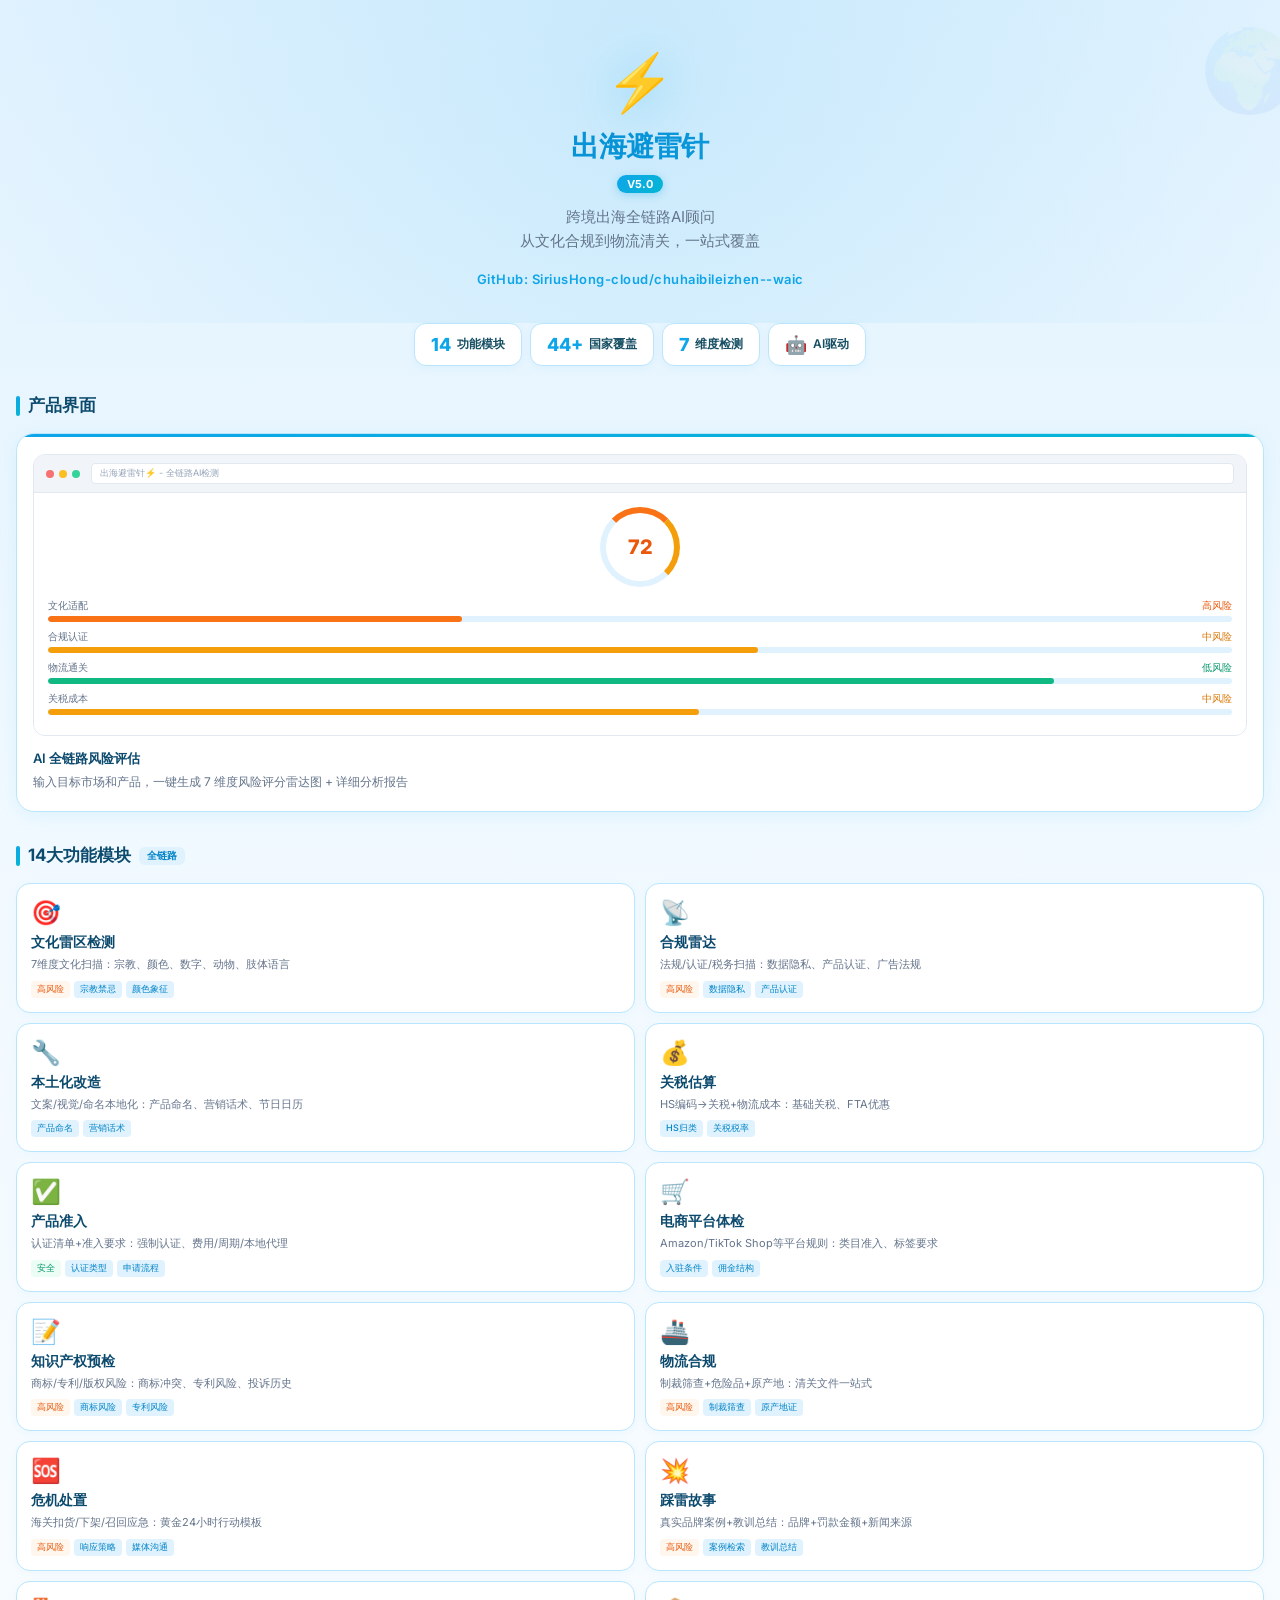
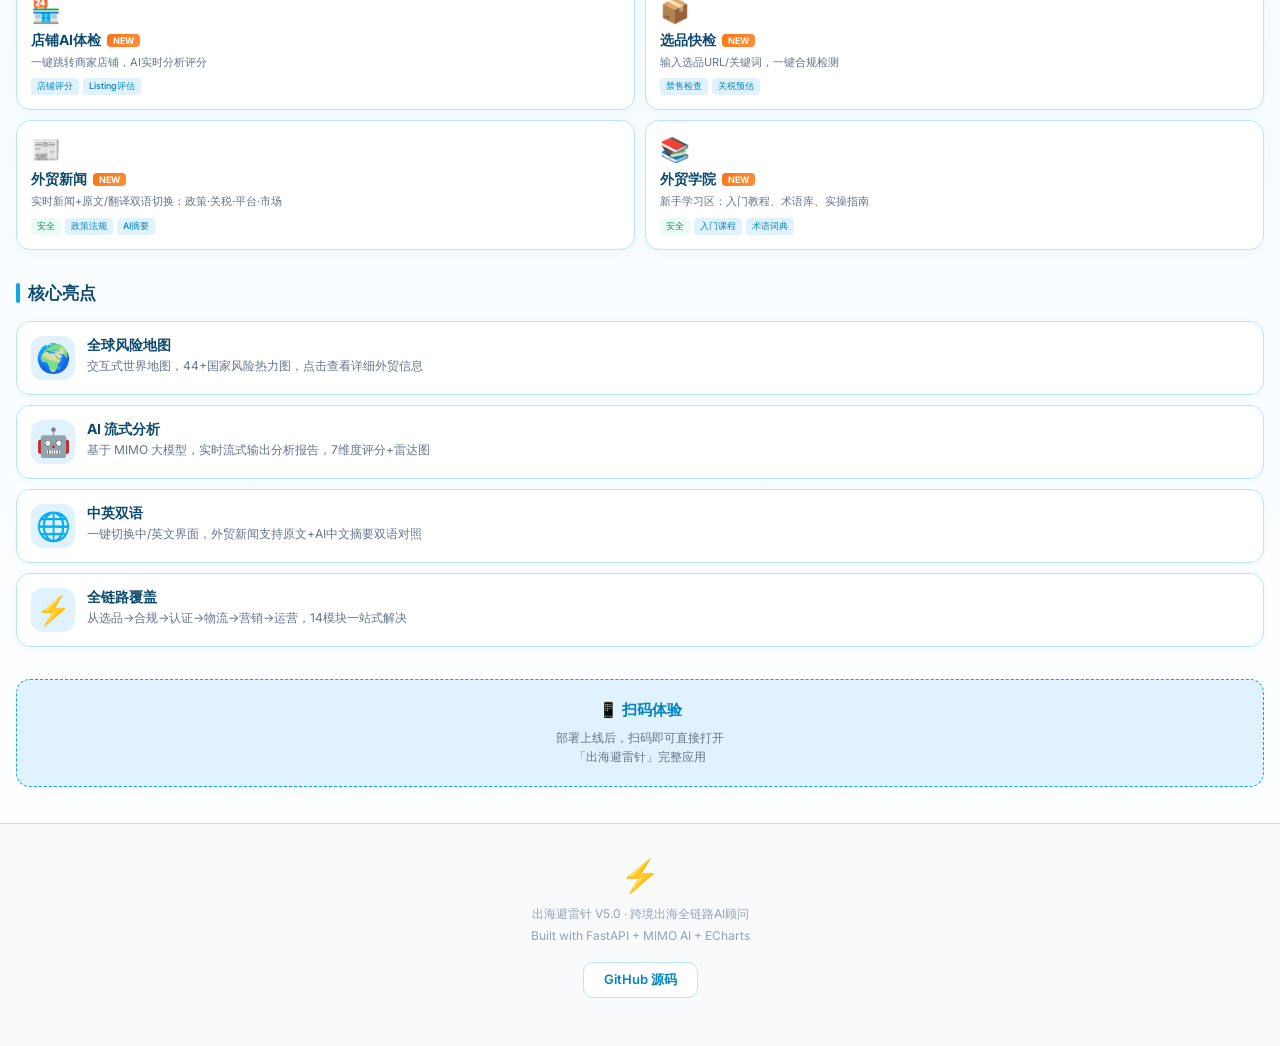
<file: index.html>
<!DOCTYPE html>
<html lang="zh-CN">
<head>
    <meta charset="UTF-8">
    <meta name="viewport" content="width=device-width, initial-scale=1.0, maximum-scale=1.0, user-scalable=no">
    <title>出海避雷针⚡ - 跨境出海全链路AI顾问</title>
    <style>
        @import url('https://fonts.googleapis.com/css2?family=Inter:wght@400;500;600;700;800&display=swap');
        
        * { margin: 0; padding: 0; box-sizing: border-box; }
        
        :root {
            --primary: #0EA5E9;
            --primary-dark: #0284C7;
            --accent: #06B6D4;
            --danger: #F97316;
            --success: #10B981;
            --warning: #F59E0B;
            --bg-light: #F0F9FF;
            --bg-white: #FFFFFF;
            --bg-card: #FFFFFF;
            --bg-soft: #E0F2FE;
            --bg-mute: #F8FAFC;
            --text: #0C4A6E;
            --text-main: #164E63;
            --text-dim: #64748B;
            --text-muted: #94A3B8;
            --border: #BAE6FD;
            --gradient-1: linear-gradient(135deg, #0EA5E9, #06B6D4);
            --gradient-2: linear-gradient(135deg, #38BDF8, #7DD3FC);
            --gradient-3: linear-gradient(135deg, #0284C7, #0EA5E9);
            --gradient-earth: linear-gradient(180deg, #E0F2FE 0%, #F0F9FF 30%, #FFFFFF 100%);
        }
        
        body {
            font-family: 'Inter', -apple-system, BlinkMacSystemFont, 'PingFang SC', 'Microsoft YaHei', sans-serif;
            background: var(--gradient-earth);
            color: var(--text);
            min-height: 100vh;
            overflow-x: hidden;
        }
        
        /* ===== Hero Section ===== */
        .hero {
            position: relative;
            padding: 48px 20px 36px;
            text-align: center;
            overflow: hidden;
        }
        .hero::before {
            content: '';
            position: absolute;
            top: -30%;
            left: -50%;
            width: 200%;
            height: 200%;
            background: radial-gradient(circle at 50% 30%, rgba(14,165,233,0.12) 0%, transparent 50%);
            animation: pulse 8s ease-in-out infinite;
        }
        .hero::after {
            content: '🌍';
            position: absolute;
            top: 20px;
            right: -20px;
            font-size: 80px;
            opacity: 0.06;
            animation: float 6s ease-in-out infinite;
        }
        @keyframes pulse {
            0%, 100% { transform: scale(1); opacity: 0.8; }
            50% { transform: scale(1.1); opacity: 1; }
        }
        @keyframes float {
            0%, 100% { transform: translateY(0) rotate(0deg); }
            50% { transform: translateY(-10px) rotate(5deg); }
        }
        .hero-content { position: relative; z-index: 1; }
        .hero-logo {
            font-size: 56px;
            display: block;
            margin-bottom: 12px;
            filter: drop-shadow(0 4px 20px rgba(14,165,233,0.3));
        }
        .hero-title {
            font-size: 28px;
            font-weight: 800;
            background: var(--gradient-3);
            -webkit-background-clip: text;
            -webkit-text-fill-color: transparent;
            background-clip: text;
            margin-bottom: 6px;
            letter-spacing: -0.5px;
        }
        .hero-version {
            display: inline-block;
            background: var(--gradient-1);
            color: white;
            font-size: 11px;
            font-weight: 700;
            padding: 2px 10px;
            border-radius: 20px;
            margin-bottom: 12px;
            box-shadow: 0 2px 8px rgba(14,165,233,0.3);
        }
        .hero-subtitle {
            font-size: 15px;
            color: var(--text-dim);
            line-height: 1.6;
            max-width: 320px;
            margin: 0 auto;
        }
        .hero-gh-text {
            margin-top: 18px;
            font-size: 13px;
            color: var(--primary);
            font-weight: 600;
            letter-spacing: 0.5px;
        }
        
        /* ===== Stats Bar ===== */
        .stats-bar {
            display: flex;
            justify-content: center;
            gap: 8px;
            padding: 0 16px 28px;
            flex-wrap: wrap;
        }
        .stat-chip {
            background: var(--bg-white);
            border: 1px solid var(--border);
            border-radius: 12px;
            padding: 10px 16px;
            font-size: 12px;
            font-weight: 600;
            display: flex;
            align-items: center;
            gap: 6px;
            color: var(--text-main);
            box-shadow: 0 2px 8px rgba(14,165,233,0.06);
        }
        .stat-chip .num {
            color: var(--primary);
            font-size: 18px;
            font-weight: 800;
        }
        
        /* ===== Section ===== */
        .section {
            padding: 0 16px 32px;
        }
        .section-header {
            display: flex;
            align-items: center;
            gap: 8px;
            margin-bottom: 16px;
        }
        .section-header .dot {
            width: 4px;
            height: 20px;
            border-radius: 2px;
            background: var(--gradient-1);
        }
        .section-header h2 {
            font-size: 17px;
            font-weight: 700;
            color: var(--text);
        }
        .section-header .badge {
            font-size: 10px;
            background: var(--bg-soft);
            color: var(--primary-dark);
            padding: 2px 8px;
            border-radius: 6px;
            font-weight: 600;
        }
        
        /* ===== Module Cards ===== */
        .modules-grid {
            display: grid;
            grid-template-columns: 1fr 1fr;
            gap: 10px;
        }
        .module-card {
            background: var(--bg-card);
            border: 1px solid var(--border);
            border-radius: 14px;
            padding: 14px;
            transition: transform 0.2s, box-shadow 0.2s;
            box-shadow: 0 2px 8px rgba(14,165,233,0.04);
        }
        .module-card:hover {
            transform: translateY(-2px);
            box-shadow: 0 4px 16px rgba(14,165,233,0.12);
        }
        .module-card.full-width {
            grid-column: 1 / -1;
        }
        .module-icon {
            font-size: 24px;
            margin-bottom: 6px;
            display: block;
        }
        .module-name {
            font-size: 14px;
            font-weight: 700;
            margin-bottom: 4px;
            display: flex;
            align-items: center;
            gap: 6px;
            color: var(--text);
        }
        .module-name .new-tag {
            font-size: 9px;
            background: linear-gradient(135deg, #F97316, #FB923C);
            color: white;
            padding: 1px 6px;
            border-radius: 4px;
            font-weight: 700;
        }
        .module-desc {
            font-size: 11px;
            color: var(--text-dim);
            line-height: 1.5;
        }
        .module-tags {
            display: flex;
            flex-wrap: wrap;
            gap: 4px;
            margin-top: 8px;
        }
        .module-tags span {
            font-size: 9px;
            background: var(--bg-soft);
            color: var(--primary-dark);
            padding: 2px 6px;
            border-radius: 4px;
            font-weight: 500;
        }
        .module-tags span.risk-high {
            background: #FFF7ED;
            color: #EA580C;
        }
        .module-tags span.risk-safe {
            background: #ECFDF5;
            color: #059669;
        }
        
        /* ===== UI Preview ===== */
        .ui-preview {
            background: var(--bg-card);
            border: 1px solid var(--border);
            border-radius: 18px;
            padding: 20px 16px;
            position: relative;
            overflow: hidden;
            box-shadow: 0 4px 20px rgba(14,165,233,0.08);
        }
        .ui-preview::before {
            content: '';
            position: absolute;
            top: 0; left: 0; right: 0;
            height: 3px;
            background: var(--gradient-1);
        }
        .mock-browser {
            background: #F8FAFC;
            border: 1px solid #E2E8F0;
            border-radius: 12px;
            overflow: hidden;
            margin-bottom: 14px;
        }
        .mock-browser-bar {
            display: flex;
            align-items: center;
            gap: 5px;
            padding: 8px 12px;
            background: #F1F5F9;
            border-bottom: 1px solid #E2E8F0;
        }
        .mock-dot {
            width: 8px; height: 8px; border-radius: 50%;
        }
        .mock-dot.r { background: #F87171; }
        .mock-dot.y { background: #FBBF24; }
        .mock-dot.g { background: #34D399; }
        .mock-url {
            flex: 1;
            background: #FFFFFF;
            border-radius: 4px;
            padding: 3px 8px;
            font-size: 9px;
            color: var(--text-muted);
            margin-left: 6px;
            border: 1px solid #E2E8F0;
        }
        .mock-content {
            padding: 14px;
            background: #FFFFFF;
        }
        .mock-score-ring {
            width: 80px; height: 80px;
            border-radius: 50%;
            border: 6px solid #E0F2FE;
            border-top-color: #F97316;
            border-right-color: #F59E0B;
            display: flex;
            align-items: center;
            justify-content: center;
            font-size: 20px;
            font-weight: 800;
            color: #EA580C;
            margin: 0 auto 12px;
        }
        .mock-bar {
            height: 6px;
            border-radius: 3px;
            background: #E0F2FE;
            margin-bottom: 6px;
            overflow: hidden;
        }
        .mock-bar-fill {
            height: 100%;
            border-radius: 3px;
        }
        .preview-label {
            font-size: 13px;
            font-weight: 600;
            color: var(--text);
            margin-bottom: 4px;
        }
        .preview-desc {
            font-size: 12px;
            color: var(--text-dim);
            line-height: 1.6;
        }
        
        /* ===== Features ===== */
        .feature-list {
            display: flex;
            flex-direction: column;
            gap: 10px;
        }
        .feature-item {
            display: flex;
            align-items: flex-start;
            gap: 12px;
            background: var(--bg-card);
            border: 1px solid var(--border);
            border-radius: 14px;
            padding: 14px;
            box-shadow: 0 2px 8px rgba(14,165,233,0.04);
        }
        .feature-icon {
            font-size: 28px;
            flex-shrink: 0;
            width: 44px;
            height: 44px;
            display: flex;
            align-items: center;
            justify-content: center;
            background: var(--bg-soft);
            border-radius: 12px;
        }
        .feature-text h4 {
            font-size: 14px;
            font-weight: 700;
            margin-bottom: 2px;
            color: var(--text);
        }
        .feature-text p {
            font-size: 12px;
            color: var(--text-dim);
            line-height: 1.5;
        }
        
        /* ===== Footer ===== */
        .footer {
            text-align: center;
            padding: 32px 16px 48px;
            border-top: 1px solid var(--border);
            background: var(--bg-mute);
        }
        .footer-logo {
            font-size: 32px;
            margin-bottom: 8px;
        }
        .footer-text {
            font-size: 12px;
            color: var(--text-muted);
            line-height: 1.8;
        }
        .footer-links {
            display: flex;
            justify-content: center;
            gap: 16px;
            margin-top: 16px;
        }
        .footer-links a {
            color: var(--primary-dark);
            text-decoration: none;
            font-size: 13px;
            font-weight: 600;
            padding: 8px 20px;
            border: 1px solid var(--border);
            border-radius: 10px;
            transition: all 0.2s;
            background: var(--bg-white);
        }
        .footer-links a:hover {
            background: var(--primary);
            color: white;
            border-color: var(--primary);
        }
        
        /* ===== QR Section ===== */
        .qr-section {
            padding: 0 16px 36px;
        }
        .qr-reminder {
            background: var(--bg-soft);
            border: 1px dashed var(--primary);
            border-radius: 14px;
            padding: 20px;
            text-align: center;
        }
        .qr-reminder h3 {
            font-size: 15px;
            font-weight: 700;
            margin-bottom: 8px;
            color: var(--primary-dark);
        }
        .qr-reminder p {
            font-size: 12px;
            color: var(--text-dim);
            line-height: 1.6;
        }
    </style>
</head>
<body>

<!-- ===== Hero ===== -->
<div class="hero">
    <div class="hero-content">
        <span class="hero-logo">⚡</span>
        <h1 class="hero-title">出海避雷针</h1>
        <span class="hero-version">V5.0</span>
        <p class="hero-subtitle">跨境出海全链路AI顾问<br>从文化合规到物流清关，一站式覆盖</p>
        <p class="hero-gh-text">GitHub: SiriusHong-cloud/chuhaibileizhen--waic</p>
    </div>
</div>

<!-- ===== Stats ===== -->
<div class="stats-bar">
    <div class="stat-chip"><span class="num">14</span>功能模块</div>
    <div class="stat-chip"><span class="num">44+</span>国家覆盖</div>
    <div class="stat-chip"><span class="num">7</span>维度检测</div>
    <div class="stat-chip"><span class="num">🤖</span>AI驱动</div>
</div>

<!-- ===== UI Preview ===== -->
<div class="section">
    <div class="section-header">
        <span class="dot"></span>
        <h2>产品界面</h2>
    </div>
    <div class="ui-preview">
        <div class="mock-browser">
            <div class="mock-browser-bar">
                <span class="mock-dot r"></span>
                <span class="mock-dot y"></span>
                <span class="mock-dot g"></span>
                <span class="mock-url">出海避雷针⚡ - 全链路AI检测</span>
            </div>
            <div class="mock-content">
                <div class="mock-score-ring">72</div>
                <div style="margin-bottom: 8px;">
                    <div style="display:flex;justify-content:space-between;font-size:10px;color:var(--text-dim);margin-bottom:3px;">
                        <span>文化适配</span><span style="color:#EA580C;">高风险</span>
                    </div>
                    <div class="mock-bar"><div class="mock-bar-fill" style="width:35%;background:#F97316;"></div></div>
                </div>
                <div style="margin-bottom: 8px;">
                    <div style="display:flex;justify-content:space-between;font-size:10px;color:var(--text-dim);margin-bottom:3px;">
                        <span>合规认证</span><span style="color:#D97706;">中风险</span>
                    </div>
                    <div class="mock-bar"><div class="mock-bar-fill" style="width:60%;background:#F59E0B;"></div></div>
                </div>
                <div style="margin-bottom: 8px;">
                    <div style="display:flex;justify-content:space-between;font-size:10px;color:var(--text-dim);margin-bottom:3px;">
                        <span>物流通关</span><span style="color:#059669;">低风险</span>
                    </div>
                    <div class="mock-bar"><div class="mock-bar-fill" style="width:85%;background:#10B981;"></div></div>
                </div>
                <div>
                    <div style="display:flex;justify-content:space-between;font-size:10px;color:var(--text-dim);margin-bottom:3px;">
                        <span>关税成本</span><span style="color:#D97706;">中风险</span>
                    </div>
                    <div class="mock-bar"><div class="mock-bar-fill" style="width:55%;background:#F59E0B;"></div></div>
                </div>
            </div>
        </div>
        <p class="preview-label">AI 全链路风险评估</p>
        <p class="preview-desc">输入目标市场和产品，一键生成 7 维度风险评分雷达图 + 详细分析报告</p>
    </div>
</div>

<!-- ===== 14 Modules ===== -->
<div class="section">
    <div class="section-header">
        <span class="dot"></span>
        <h2>14大功能模块</h2>
        <span class="badge">全链路</span>
    </div>
    <div class="modules-grid">
        <div class="module-card">
            <span class="module-icon">🎯</span>
            <div class="module-name">文化雷区检测</div>
            <div class="module-desc">7维度文化扫描：宗教、颜色、数字、动物、肢体语言</div>
            <div class="module-tags">
                <span class="risk-high">高风险</span>
                <span>宗教禁忌</span><span>颜色象征</span>
            </div>
        </div>
        <div class="module-card">
            <span class="module-icon">📡</span>
            <div class="module-name">合规雷达</div>
            <div class="module-desc">法规/认证/税务扫描：数据隐私、产品认证、广告法规</div>
            <div class="module-tags">
                <span class="risk-high">高风险</span>
                <span>数据隐私</span><span>产品认证</span>
            </div>
        </div>
        <div class="module-card">
            <span class="module-icon">🔧</span>
            <div class="module-name">本土化改造</div>
            <div class="module-desc">文案/视觉/命名本地化：产品命名、营销话术、节日日历</div>
            <div class="module-tags">
                <span>产品命名</span><span>营销话术</span>
            </div>
        </div>
        <div class="module-card">
            <span class="module-icon">💰</span>
            <div class="module-name">关税估算</div>
            <div class="module-desc">HS编码→关税+物流成本：基础关税、FTA优惠</div>
            <div class="module-tags">
                <span>HS归类</span><span>关税税率</span>
            </div>
        </div>
        <div class="module-card">
            <span class="module-icon">✅</span>
            <div class="module-name">产品准入</div>
            <div class="module-desc">认证清单+准入要求：强制认证、费用/周期/本地代理</div>
            <div class="module-tags">
                <span class="risk-safe">安全</span>
                <span>认证类型</span><span>申请流程</span>
            </div>
        </div>
        <div class="module-card">
            <span class="module-icon">🛒</span>
            <div class="module-name">电商平台体检</div>
            <div class="module-desc">Amazon/TikTok Shop等平台规则：类目准入、标签要求</div>
            <div class="module-tags">
                <span>入驻条件</span><span>佣金结构</span>
            </div>
        </div>
        <div class="module-card">
            <span class="module-icon">📝</span>
            <div class="module-name">知识产权预检</div>
            <div class="module-desc">商标/专利/版权风险：商标冲突、专利风险、投诉历史</div>
            <div class="module-tags">
                <span class="risk-high">高风险</span>
                <span>商标风险</span><span>专利风险</span>
            </div>
        </div>
        <div class="module-card">
            <span class="module-icon">🚢</span>
            <div class="module-name">物流合规</div>
            <div class="module-desc">制裁筛查+危险品+原产地：清关文件一站式</div>
            <div class="module-tags">
                <span class="risk-high">高风险</span>
                <span>制裁筛查</span><span>原产地证</span>
            </div>
        </div>
        <div class="module-card">
            <span class="module-icon">🆘</span>
            <div class="module-name">危机处置</div>
            <div class="module-desc">海关扣货/下架/召回应急：黄金24小时行动模板</div>
            <div class="module-tags">
                <span class="risk-high">高风险</span>
                <span>响应策略</span><span>媒体沟通</span>
            </div>
        </div>
        <div class="module-card">
            <span class="module-icon">💥</span>
            <div class="module-name">踩雷故事</div>
            <div class="module-desc">真实品牌案例+教训总结：品牌+罚款金额+新闻来源</div>
            <div class="module-tags">
                <span class="risk-high">高风险</span>
                <span>案例检索</span><span>教训总结</span>
            </div>
        </div>
        <div class="module-card">
            <span class="module-icon">🏪</span>
            <div class="module-name">店铺AI体检 <span class="new-tag">NEW</span></div>
            <div class="module-desc">一键跳转商家店铺，AI实时分析评分</div>
            <div class="module-tags">
                <span>店铺评分</span><span>Listing评估</span>
            </div>
        </div>
        <div class="module-card">
            <span class="module-icon">📦</span>
            <div class="module-name">选品快检 <span class="new-tag">NEW</span></div>
            <div class="module-desc">输入选品URL/关键词，一键合规检测</div>
            <div class="module-tags">
                <span>禁售检查</span><span>关税预估</span>
            </div>
        </div>
        <div class="module-card">
            <span class="module-icon">📰</span>
            <div class="module-name">外贸新闻 <span class="new-tag">NEW</span></div>
            <div class="module-desc">实时新闻+原文/翻译双语切换：政策·关税·平台·市场</div>
            <div class="module-tags">
                <span class="risk-safe">安全</span>
                <span>政策法规</span><span>AI摘要</span>
            </div>
        </div>
        <div class="module-card">
            <span class="module-icon">📚</span>
            <div class="module-name">外贸学院 <span class="new-tag">NEW</span></div>
            <div class="module-desc">新手学习区：入门教程、术语库、实操指南</div>
            <div class="module-tags">
                <span class="risk-safe">安全</span>
                <span>入门课程</span><span>术语词典</span>
            </div>
        </div>
    </div>
</div>

<!-- ===== Highlights ===== -->
<div class="section">
    <div class="section-header">
        <span class="dot"></span>
        <h2>核心亮点</h2>
    </div>
    <div class="feature-list">
        <div class="feature-item">
            <div class="feature-icon">🌍</div>
            <div class="feature-text">
                <h4>全球风险地图</h4>
                <p>交互式世界地图，44+国家风险热力图，点击查看详细外贸信息</p>
            </div>
        </div>
        <div class="feature-item">
            <div class="feature-icon">🤖</div>
            <div class="feature-text">
                <h4>AI 流式分析</h4>
                <p>基于 MIMO 大模型，实时流式输出分析报告，7维度评分+雷达图</p>
            </div>
        </div>
        <div class="feature-item">
            <div class="feature-icon">🌐</div>
            <div class="feature-text">
                <h4>中英双语</h4>
                <p>一键切换中/英文界面，外贸新闻支持原文+AI中文摘要双语对照</p>
            </div>
        </div>
        <div class="feature-item">
            <div class="feature-icon">⚡</div>
            <div class="feature-text">
                <h4>全链路覆盖</h4>
                <p>从选品→合规→认证→物流→营销→运营，14模块一站式解决</p>
            </div>
        </div>
    </div>
</div>

<!-- ===== QR Section ===== -->
<div class="qr-section">
    <div class="qr-reminder">
        <h3>📱 扫码体验</h3>
        <p>部署上线后，扫码即可直接打开<br>「出海避雷针」完整应用</p>
    </div>
</div>

<!-- ===== Footer ===== -->
<div class="footer">
    <div class="footer-logo">⚡</div>
    <div class="footer-text">
        出海避雷针 V5.0 · 跨境出海全链路AI顾问<br>
        Built with FastAPI + MIMO AI + ECharts
    </div>
    <div class="footer-links">
        <a href="https://github.com/SiriusHong-cloud/chuhaibileizhen--waic" target="_blank">GitHub 源码</a>
    </div>
</div>

</body>
</html>
</file>
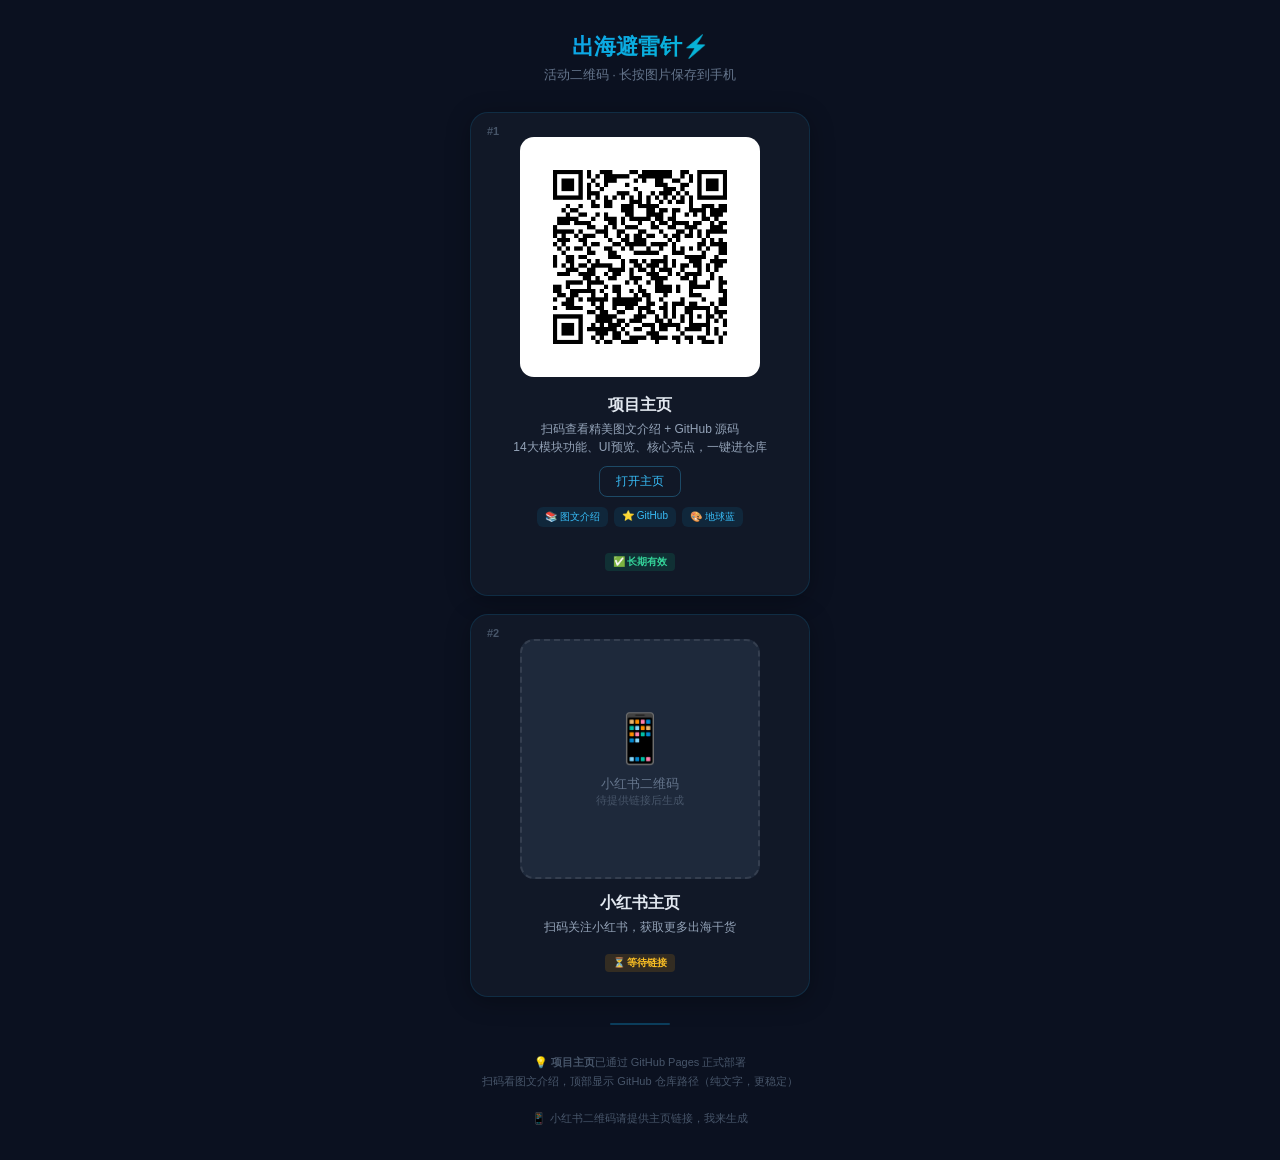
<file: static/qr.html>
<!DOCTYPE html>
<html lang="zh-CN">
<head>
    <meta charset="UTF-8">
    <meta name="viewport" content="width=device-width, initial-scale=1.0">
    <title>出海避雷针⚡ - 活动二维码</title>
    <style>
        * { margin: 0; padding: 0; box-sizing: border-box; }
        body {
            font-family: -apple-system, BlinkMacSystemFont, 'PingFang SC', 'Microsoft YaHei', sans-serif;
            background: #0B1120;
            color: #e2e8f0;
            min-height: 100vh;
            display: flex;
            flex-direction: column;
            align-items: center;
            padding: 32px 16px;
        }
        .page-title {
            font-size: 22px;
            font-weight: 800;
            background: linear-gradient(135deg, #0EA5E9, #06B6D4);
            -webkit-background-clip: text;
            -webkit-text-fill-color: transparent;
            background-clip: text;
            margin-bottom: 4px;
        }
        .page-subtitle {
            font-size: 13px;
            color: #64748b;
            margin-bottom: 28px;
        }
        .qr-card {
            background: #111827;
            border: 1px solid rgba(14,165,233,0.15);
            border-radius: 18px;
            padding: 24px 20px;
            margin-bottom: 18px;
            text-align: center;
            width: 100%;
            max-width: 340px;
            box-shadow: 0 4px 24px rgba(0,0,0,0.3);
            position: relative;
            overflow: hidden;
        }
        .qr-card::before {
            content: '';
            position: absolute;
            top: 0; left: 0; right: 0;
            height: 3px;
        }
        .qr-card:nth-child(1)::before { background: linear-gradient(90deg, #0EA5E9, #06B6D4); }
        .qr-card:nth-child(2)::before { background: linear-gradient(90deg, #F97316, #FB923C); }
        .qr-card-num {
            position: absolute;
            top: 12px;
            left: 16px;
            font-size: 11px;
            font-weight: 700;
            color: #475569;
        }
        .qr-card img {
            width: 240px;
            height: 240px;
            border-radius: 14px;
            background: white;
            padding: 16px;
            margin-bottom: 14px;
        }
        .qr-card h2 {
            font-size: 16px;
            font-weight: 700;
            margin-bottom: 4px;
        }
        .qr-card .desc {
            font-size: 12px;
            color: #94a3b8;
            line-height: 1.5;
            margin-bottom: 10px;
        }
        .qr-card a {
            display: inline-block;
            color: #38BDF8;
            font-size: 12px;
            text-decoration: none;
            padding: 6px 16px;
            border: 1px solid rgba(56,189,248,0.3);
            border-radius: 8px;
            transition: all 0.2s;
        }
        .qr-card a:hover {
            background: #38BDF8;
            color: #0f172a;
        }
        .status-tag {
            display: inline-block;
            font-size: 10px;
            font-weight: 600;
            padding: 2px 8px;
            border-radius: 4px;
            margin-top: 8px;
        }
        .status-ready { background: rgba(16,185,129,0.15); color: #34D399; }
        .status-pending { background: rgba(245,158,11,0.15); color: #FBBF24; }
        .feature-badges {
            display: flex;
            justify-content: center;
            gap: 6px;
            margin-top: 10px;
            flex-wrap: wrap;
        }
        .feature-badge {
            font-size: 10px;
            background: rgba(14,165,233,0.1);
            color: #38BDF8;
            padding: 3px 8px;
            border-radius: 6px;
            font-weight: 500;
        }
        .tip {
            font-size: 11px;
            color: #475569;
            margin-top: 20px;
            text-align: center;
            max-width: 340px;
            line-height: 1.7;
        }
        .divider {
            width: 60px;
            height: 2px;
            background: rgba(14,165,233,0.3);
            border-radius: 1px;
            margin: 8px auto;
        }
    </style>
</head>
<body>
    <span class="page-title">出海避雷针⚡</span>
    <p class="page-subtitle">活动二维码 · 长按图片保存到手机</p>

    <!-- QR 1: 项目主页（介绍页 + GitHub 源码 合并） -->
    <div class="qr-card">
        <span class="qr-card-num">#1</span>
        <img src="/static/project_intro.png" alt="项目主页二维码">
        <h2>项目主页</h2>
        <p class="desc">扫码查看精美图文介绍 + GitHub 源码<br>14大模块功能、UI预览、核心亮点，一键进仓库</p>
        <a href="https://siriushong-cloud.github.io/chuhaibileizhen--waic/" target="_blank">打开主页</a>
        <div class="feature-badges">
            <span class="feature-badge">📚 图文介绍</span>
            <span class="feature-badge">⭐ GitHub</span>
            <span class="feature-badge">🎨 地球蓝</span>
        </div>
        <br><span class="status-tag status-ready">✅ 长期有效</span>
    </div>

    <!-- QR 2: 小红书（占位） -->
    <div class="qr-card">
        <span class="qr-card-num">#2</span>
        <div style="width:240px;height:240px;border-radius:14px;background:#1E293B;display:flex;flex-direction:column;align-items:center;justify-content:center;margin:0 auto 14px;border:2px dashed rgba(255,255,255,0.1);">
            <span style="font-size:48px;margin-bottom:8px;">📱</span>
            <span style="font-size:13px;color:#64748B;">小红书二维码</span>
            <span style="font-size:11px;color:#475569;">待提供链接后生成</span>
        </div>
        <h2>小红书主页</h2>
        <p class="desc">扫码关注小红书，获取更多出海干货</p>
        <span class="status-tag status-pending">⏳ 等待链接</span>
    </div>

    <div class="divider"></div>
    
    <p class="tip">
        💡 <b>项目主页</b>已通过 GitHub Pages 正式部署<br>
        扫码看图文介绍，顶部显示 GitHub 仓库路径（纯文字，更稳定）<br><br>
        📱 小红书二维码请提供主页链接，我来生成
    </p>
</body>
</html>
</file>
